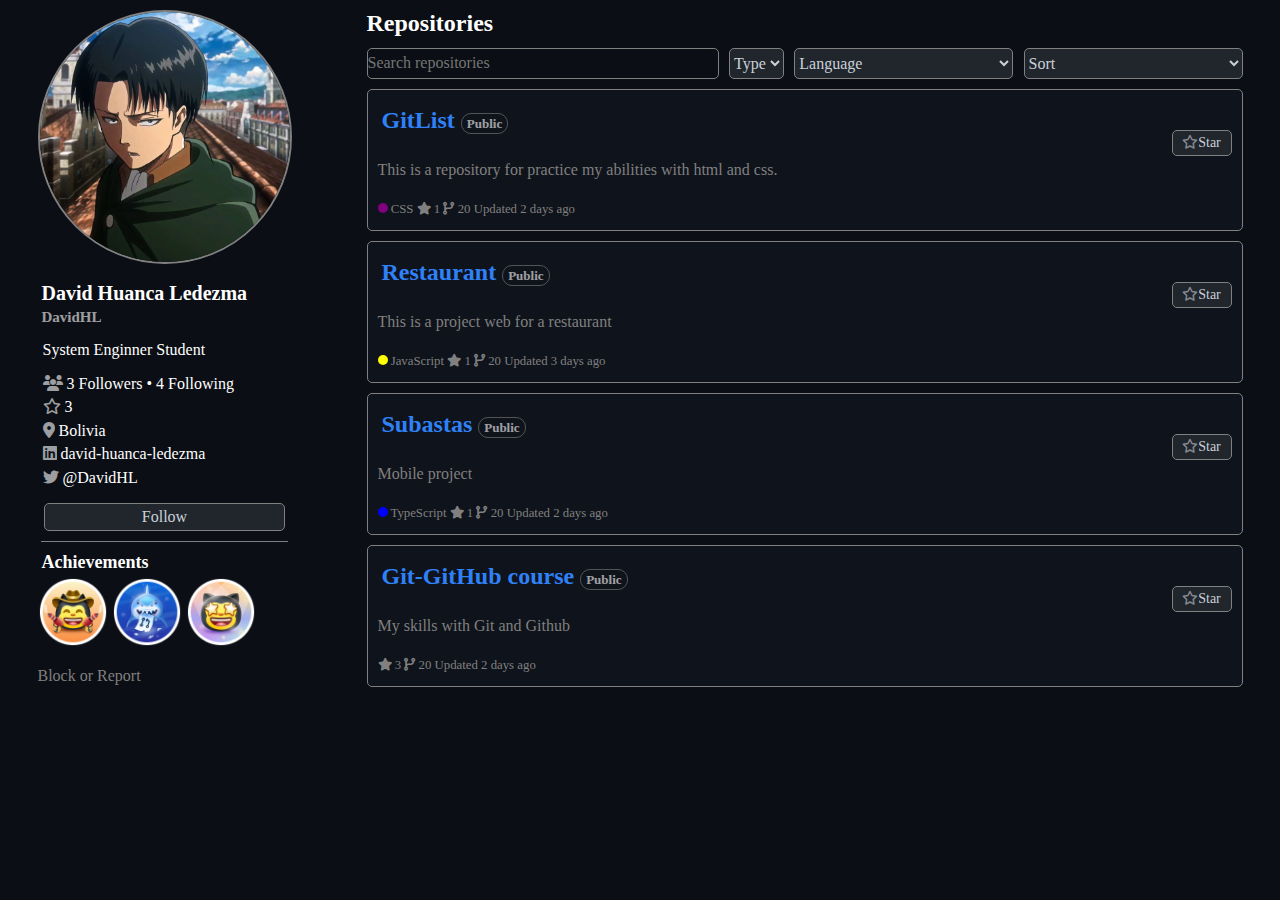
<file: index.html>
<!DOCTYPE html>
<html lang="en">
<head>
    <meta charset="UTF-8">
    <meta name="viewport" content="width=device-width, initial-scale=1.0">
    <title>Profile Github - David</title>
    <link rel="stylesheet" href="css/normalize.css">
    <link rel="stylesheet" href="css/index.css">
    <link rel="stylesheet" href="https://cdnjs.cloudflare.com/ajax/libs/font-awesome/6.5.0/css/all.min.css" integrity="sha512-..." crossorigin="anonymous" referrerpolicy="no-referrer" />
</head>
<body>
    <div class="container">
        <div class="box-1">
            <header>
                <div class="avatar">
                    <img src="./assets/levi.jpg" alt="">
                </div>
                <div class="name">
                    <h1>David Huanca Ledezma</h1>
                    <h2>DavidHL</h2>
                </div>
            </header>
            <section class="info">
                <p>System Enginner Student</p>
                <ul>
                    <li> <span class="followers"><i class="fa fa-users"></i> 3 Followers</span> • <span class="following">4 Following</span></li>
                    <li><i class="far fa-star"></i> 3</li>
                    <li><i class="fa fa-location-dot"></i> Bolivia</li>
                    <li><i class="fab fa-linkedin"></i> david-huanca-ledezma</li>
                    <li><i class="fab fa-twitter"></i> @DavidHL</li>
                </ul>
                <button class="btn-follow">Follow</button>
            </section>
            <hr>
            <section class="achievements">
                <h2>Achievements</h2>
                <img src="./assets/QuickDraw.png" alt="image QuickDraw">
                <img src="./assets/PullShark.png" alt="image PullShark">
                <img src="./assets/StarStruck.png" alt="image StarStruck">
                <p>Block or Report</p>
            </section>
        </div>
        <div class="box-2">
            <h2 class="title">Repositories</h2>    
            <header>
                
                <input type="text" placeholder="Search repositories">
                <select name="" id="" class="select-type">
                    <option value="">Type</option>
                    <option value="Source">Source</option>
                    <option value="Fork">Forks</option>
                    <option value="Archived">Archived</option>
                </select>
                <select name="" id="">
                    <option value="">Language</option>
                    <option value="All">All</option>
                    <option value="JavaScript">JavaScript</option>
                    <option value="TypeScript">TypeScript</option>
                </select>
                <select name="" id="">
                    <option value="">Sort</option>
                    <option value="Name">Name</option>
                    <option value="Stars">Stars</option>
                </select>
            </header>
            <main>
                <section class="repository">
                    <div class="description-repository">
                        <h2><a href="">GitList</a> <span class="state">Public</span> </h2>
                        <p>This is a repository for practice my abilities with html and css.</p>
                        <small>
                            <span class="violet"></span> CSS
                            <i class="fa fa-star"></i> 1
                            <i class="fa fa-code-branch"></i> 20 Updated 2 days ago
                        </small>
                    </div>
                    <div>
                        <button class="btn-star"><i class="far fa-star"></i>Star</button>
                    </div>
                </section>
                <section class="repository">
                    <div class="description-repository">
                        <h2><a href="">Restaurant</a> <span class="state">Public</span> </h2>
                        <p>This is a project web for a restaurant</p>
                        <small>
                            <span class="yellow"></span> JavaScript
                            <i class="fa fa-star"></i> 1 
                            <i class="fa fa-code-branch"></i> 20 Updated 3 days ago
                        </small>
                    </div>
                    <div>
                        <button class="btn-star"><i class="far fa-star"></i>Star</button>
                    </div>
                </section>
                <section class="repository">
                    <div class="description-repository">
                        <h2><a href="">Subastas</a> <span class="state">Public</span> </h2>
                        <p>Mobile project</p>
                        <small>
                            <span class="blue"></span> TypeScript
                            <i class="fa fa-star"></i> 1
                            <i class="fa fa-code-branch"></i> 20 Updated 2 days ago
                        </small>
                    </div>
                    <div>
                        <button class="btn-star"><i class="far fa-star"></i>Star</button>
                    </div>
                </section>
                <section class="repository">
                    <div class="description-repository">
                        <h2><a href="">Git-GitHub course</a> <span class="state">Public</span> </h2>
                        <p>My skills with Git and Github</p>
                        <small>
                            <i class="fa fa-star"></i> 3
                            <i class="fa fa-code-branch"></i> 20 Updated 2 days ago
                        </small>
                    </div>
                    <div>
                        <button class="btn-star"><i class="far fa-star"></i>Star</button>
                    </div>
                </section>
            </main>
        </div>
    </div>
</body>
</html>
</file>
<file: css/index.css>
body {
    background-color: rgb(11, 14, 20);
}
.box-1 header {
    display: flex;
    align-items: center;
}

.box-1 header .avatar, .name {
    margin: 10px;
}

.avatar img {
    width: 60px;
    height: 60px;
    border: 2px solid gray;
    border-radius: 100%;
    cursor: pointer;
}

.name {
    font-size: 10px;
}

.name h1, h2 {
    margin: 4px;
    color: white;
}

.name h2 {
    opacity: 0.6;
}

.info {
    margin: 10px;
    color: white;
}

.info p {
    margin: 5px;
}

.info ul {
    list-style: none;
    padding: 0;
}


.info ul li i {
    opacity: 0.6;
}
.info ul li {
    margin: 5px;
}

.followers:hover {
    color: #2F81F7;
}

.following:hover {
    color: #2F81F7;
}

.btn-follow {
    display: block;
    margin: auto;
    width: 95%;
    padding: 4px;
    border-radius: 5px;
    border: 1px solid gray;
    background-color: #21262D;
    color: #C9D1D9;
    cursor: pointer;
}

.box-1 hr {
    width: 90%;
    border: none;
    height: 1px;
    background-color: gray;
}

.achievements {
    margin: 10px;
    color: gray;
}

.achievements h2 {
    font-size: 18px;
}

.achievements img {
    width: 70px;
    height: 70px;
    margin: 0px;
}

.title {
    margin: 10px;
}

.box-2 header {
    display: flex;
    justify-content: space-between;
    margin: 10px;
    
}

.box-2 header input{
    width: 35%;
    background-color: rgb(11, 14, 20);
    color: #C9D1D9;
    border: 1px solid gray;
    padding: 5px 0px;
    border-radius: 5px;
    outline: none;
}

.box-2 header input:hover {
    border: 1px solid #2F81F7;
}

.box-2 header .select-type {
    width: 55px;
}

.box-2 header select {
    background-color: #21262D;
    border: 1px solid gray;
    color: #C9D1D9;
    border-radius: 5px;
    padding: 5px 0px;
    outline: none;
    cursor: pointer;
}

.box-2 header select:hover {
    border: 1px solid #2F81F7;
}

.repository {
    background-color: rgb(15, 19, 27);
    border: 1px solid gray;
    border-radius: 5px;
    margin: 10px;
    display: flex;
    justify-content: space-between;
    height: 140px;
    
}

.repository:hover {
    background-color: rgb(23, 29, 41);
}

.description-repository {
    display: flex;
    flex-direction: column;
    justify-content: space-around;
}

.description-repository h2 a {
    color: #2F81F7;
    text-decoration: none;
}

.description-repository h2 a:hover {
    text-decoration: underline;
}

.description-repository p, small {
    color: gray;
}

.state {
    border: 1px solid gray;
    border-radius: 10px;
    padding: 2px 5px;
    font-size: 13px;
    opacity: 0.6;
}

.repository div {
    margin: 10px;
}

.violet {
    display: inline-block;
    width: 10px;
    height: 10px;
    border-radius: 100%;
    background-color: purple;
}

.yellow {
    display: inline-block;
    width: 10px;
    height: 10px;
    border-radius: 100%;
    background-color: yellow; 
}

.blue {
    display: inline-block;
    width: 10px;
    height: 10px;
    border-radius: 100%;
    background-color: blue;  
}

.btn-star {
    width: 60px;
    margin-top: 50%;
    background-color: #21262D;
    border: 1px solid gray;
    color: #C9D1D9;
    border-radius: 5px;
    padding: 4px;
    font-size: 14px;
    cursor: pointer;
}

.btn-star i {
    opacity: 0.6;
}

@media screen and (min-width: 480px) {
    .avatar img {
        width: 100px;
        height: 100px;
    }
    .box-2 header select {
        width: 25%;
    }
}

@media screen and (min-width: 720px) {
    .container {
        display: flex;
        justify-content: space-around;
    }

    .avatar img {
        width: 220px;
        height: 220px;
    }

    .box-1 header {
        display: flex;
        flex-direction: column;  
        align-items: start;
        
    }

    .name {
        margin: 0px 10px;
    }

    .box-2 {
        min-width: 65%;
    }

    .box-2 header input{
        width: 40%;
    }

    .box-2 header select {
        width: 22%;
    }
}

@media screen and (min-width: 1024px) {
    .avatar img {
        width: 250px;
        height: 250px;
    }

    .box-2 {
        min-width: 70%;
    }

    .box-2 header select {
        width: 25%;
    }
}
</file>
